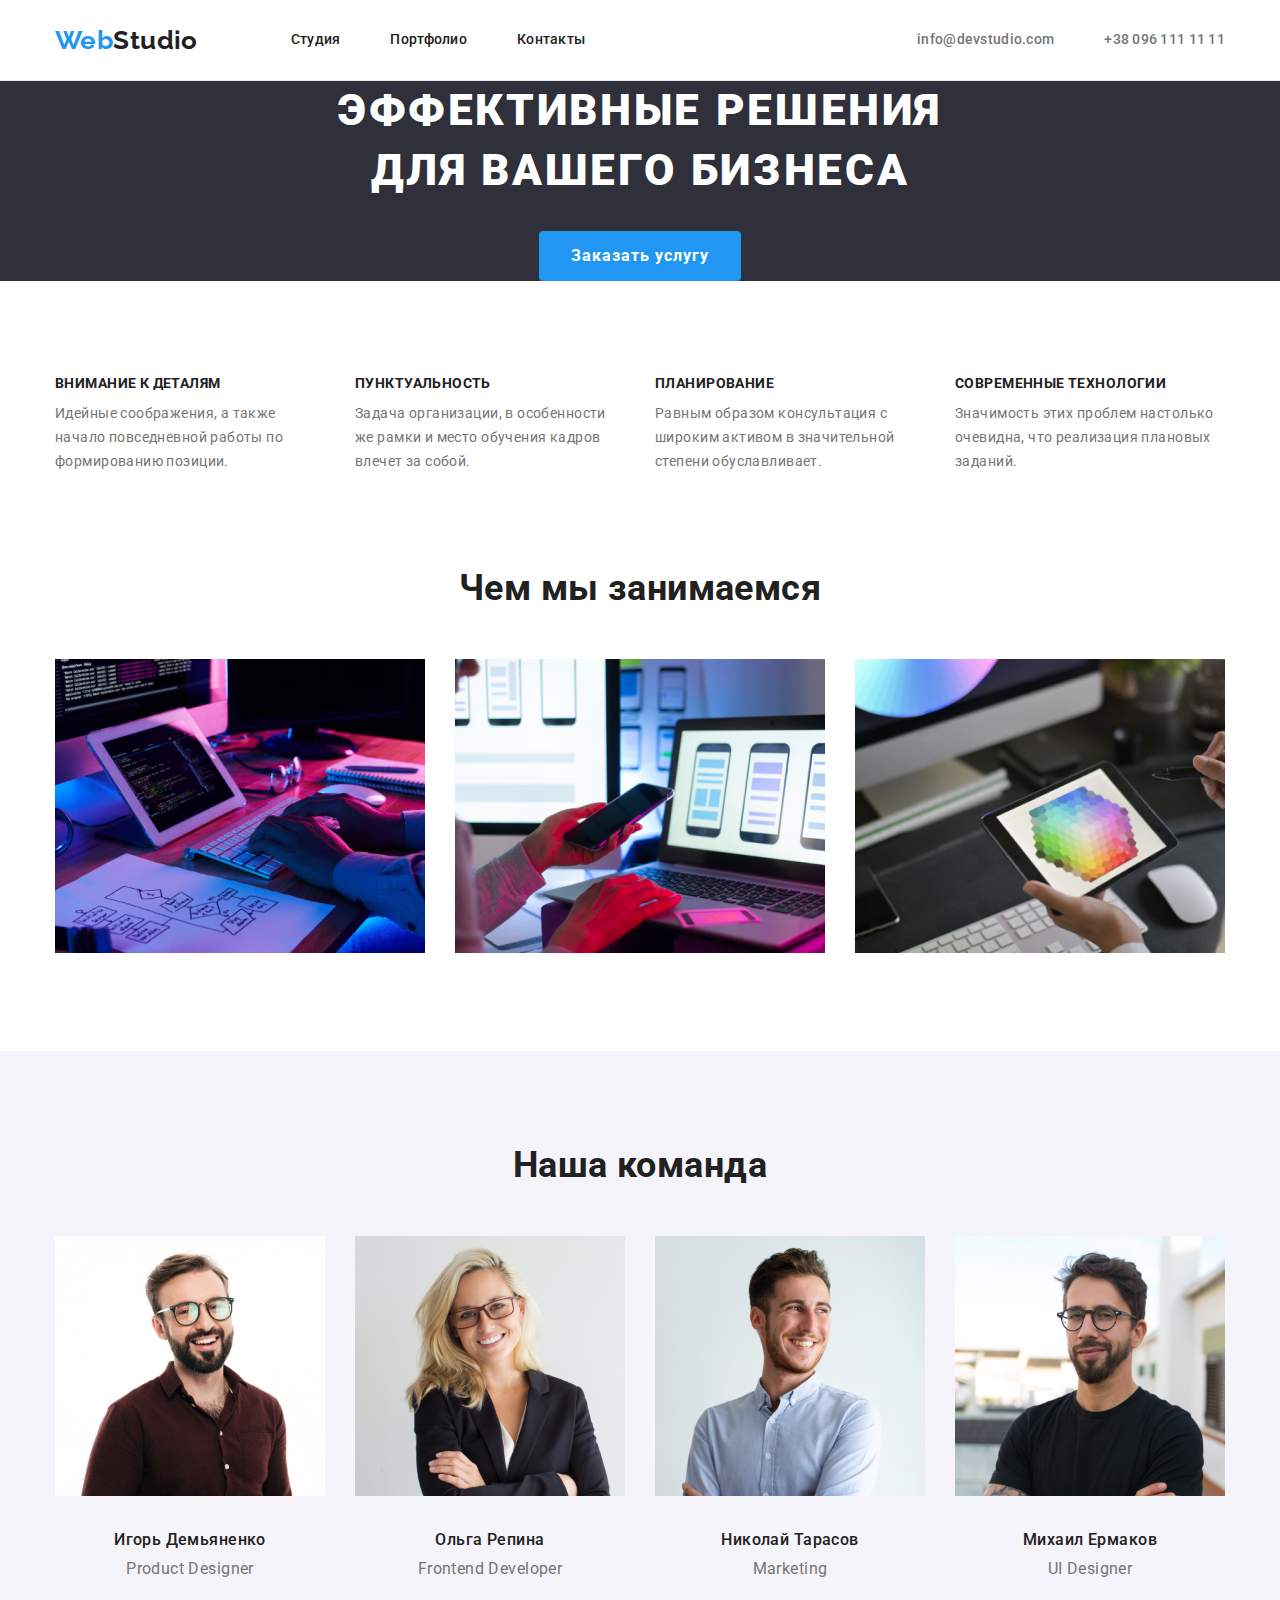
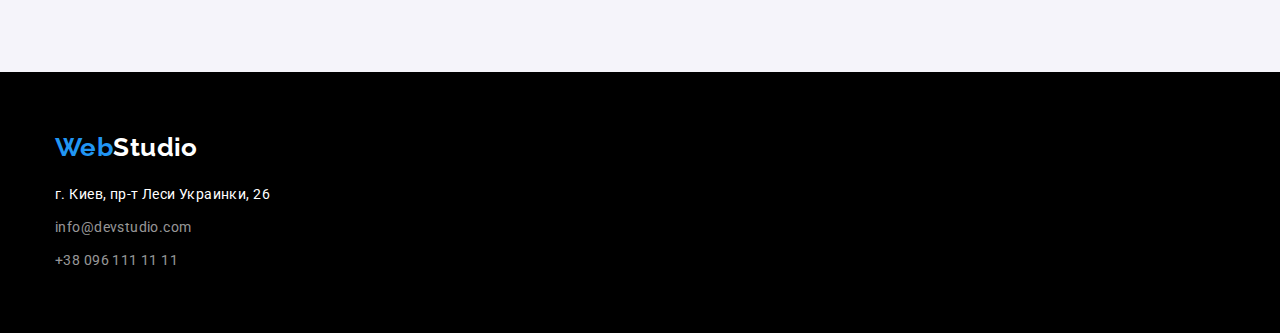
<file: index.html>
<!DOCTYPE html>
<html lang="ru">
<head>
    <meta charset="UTF-8">
    <meta name="viewport" content="width=device-width, initial-scale=1.0">
    <title>Документ</title>
    <link rel="stylesheet" href="https://cdnjs.cloudflare.com/ajax/libs/modern-normalize/1.0.0/modern-normalize.min.css">
    <link rel="preconnect" href="https://fonts.gstatic.com">
    <link href="https://fonts.googleapis.com/css2?family=Raleway:wght@700&family=Roboto:wght@400;500;700;900&display=swap"
        rel="stylesheet">
    <link rel="stylesheet" href="./css/styles.css">
</head>
<body>
    <header class="header">
        <div class="conteiner header-conteiner">
        <nav class="nav">
            <a href="./index.html" class="logo"><span class="logo-web">Web</span>Studio</a>
            <ul class="nav-list list">
                <li class="item"><a href="./index.html" class="link">Студия</a></li>
                <li class="item"><a href="./portfolio.html" class="link">Портфолио</a></li>
                <li class="item"><a href="" class="link">Контакты</a></li>
            </ul>
        </nav>
        
        <ul class="adress-list list">
            <li class="item"><a href="info@devstudio.com" class="mail-tele">info@devstudio.com</a></li>
            <li class="item"><a href="tel:+380961111111" class="mail-tele">+38 096 111 11 11</a></li>
        </ul>
        </div>
    </header>
    <main>
        <section class="hero">
            <h1>Эффективные решения для вашего бизнеса</h1>
            <button type="button" class="hero-button">Заказать услугу</button>
        </section>
       
        <section class="dignity">
            <div class="conteiner">
            <h2 class="visually-hidden">Достоинства</h2>
            <ul class="list dignity-list">
                <li class="item">
                    <h3>Внимание к деталям</h3>
                    <p class="dignity-par">Идейные соображения, а также начало повседневной работы по формированию позиции.</p>
                </li>
                <li class="item">
                    <h3>Пунктуальность</h3>
                    <p class="dignity-par">Задача организации, в особенности же рамки и место обучения кадров влечет за собой.</p>
                </li>
                <li class="item">
                    <h3>Планирование</h3>
                    <p class="dignity-par">Равным образом консультация с широким активом в значительной степени обуславливает.</p>
                </li>
                <li class="item">
                    <h3>Современные технологии</h3>
                    <p class="dignity-par">Значимость этих проблем настолько очевидна, что реализация плановых заданий.</p>
                </li>
            </ul>
            </div>
        </section>

        <section class="occupation">
            <div class="conteiner">
            <h2>Чем мы занимаемся</h2>
            <ul class="list occupation-list">
                <li class="item">
                    <a href=""><img src="./images/doing-1.jpg" alt="печатаем на клавиатуре" width="370"></a>
                </li>
                <li class="item">
                    <a href=""><img src="./images/doing-2.jpg" alt="держим телефон перед ноутбуком" width="370"></a>
                </li>
                <li class="item">
                    <a href=""><img src="./images/doing-3.jpg" alt="выбираем цвет на планшете" width="370"></a>
                </li>
            </ul>
            </div>
        </section>

        <section class="team">
            <div class="conteiner">
            <h2>Наша команда</h2>
            <ul class="list team-list">
                <li class="item">
                    <a href=""><img src="./images/desiner.jpg" alt="дезайнер нашей команды" width="270"></a>
                    <h3>Игорь Демьяненко</h3>
                    <p lang="en" class="team-par">Product Designer</p>
                </li>
                <li class="item">
                    <a href=""><img src="./images/developer.jpg" alt="разработчик нашей команды"  width="270"></a>
                    <h3>Ольга Репина</h3>
                    <p lang="en" class="team-par">Frontend Developer</p>
                </li>
                <li class="item">
                    <a href=""><img src="./images/marketing.jpg" alt="маркетолог нашей команды"  width="270"></a>
                    <h3>Николай Тарасов</h3>
                    <p lang="en" class="team-par">Marketing</p>
                </li>
                <li class="item">
                    <a href=""><img src="./images/ui-desiner.jpg" alt="дезайнер интерфейса нашей команды"  width="270"></a>
                    <h3>Михаил Ермаков</h3>
                    <p lang="en" class="team-par">UI Designer</p>
                </li>
            </ul>
            </div>
        </section>
    </main>

        <footer class="footer">
            <div class="conteiner">
            <a href="./index.html" class="logo"><span class="logo-web">Web</span>Studio</a>
            <address class="address">
                <span class="street item">г. Киев, пр-т Леси Украинки, 26</span>
                <a href="info@devstudio.com" class="footer-link item">info@devstudio.com</a>
                <a href="tel:+380961111111" class="footer-link item">+38 096 111 11 11</a>
            </address>
            </div>
        </footer>
        
</body>
</html>
</file>
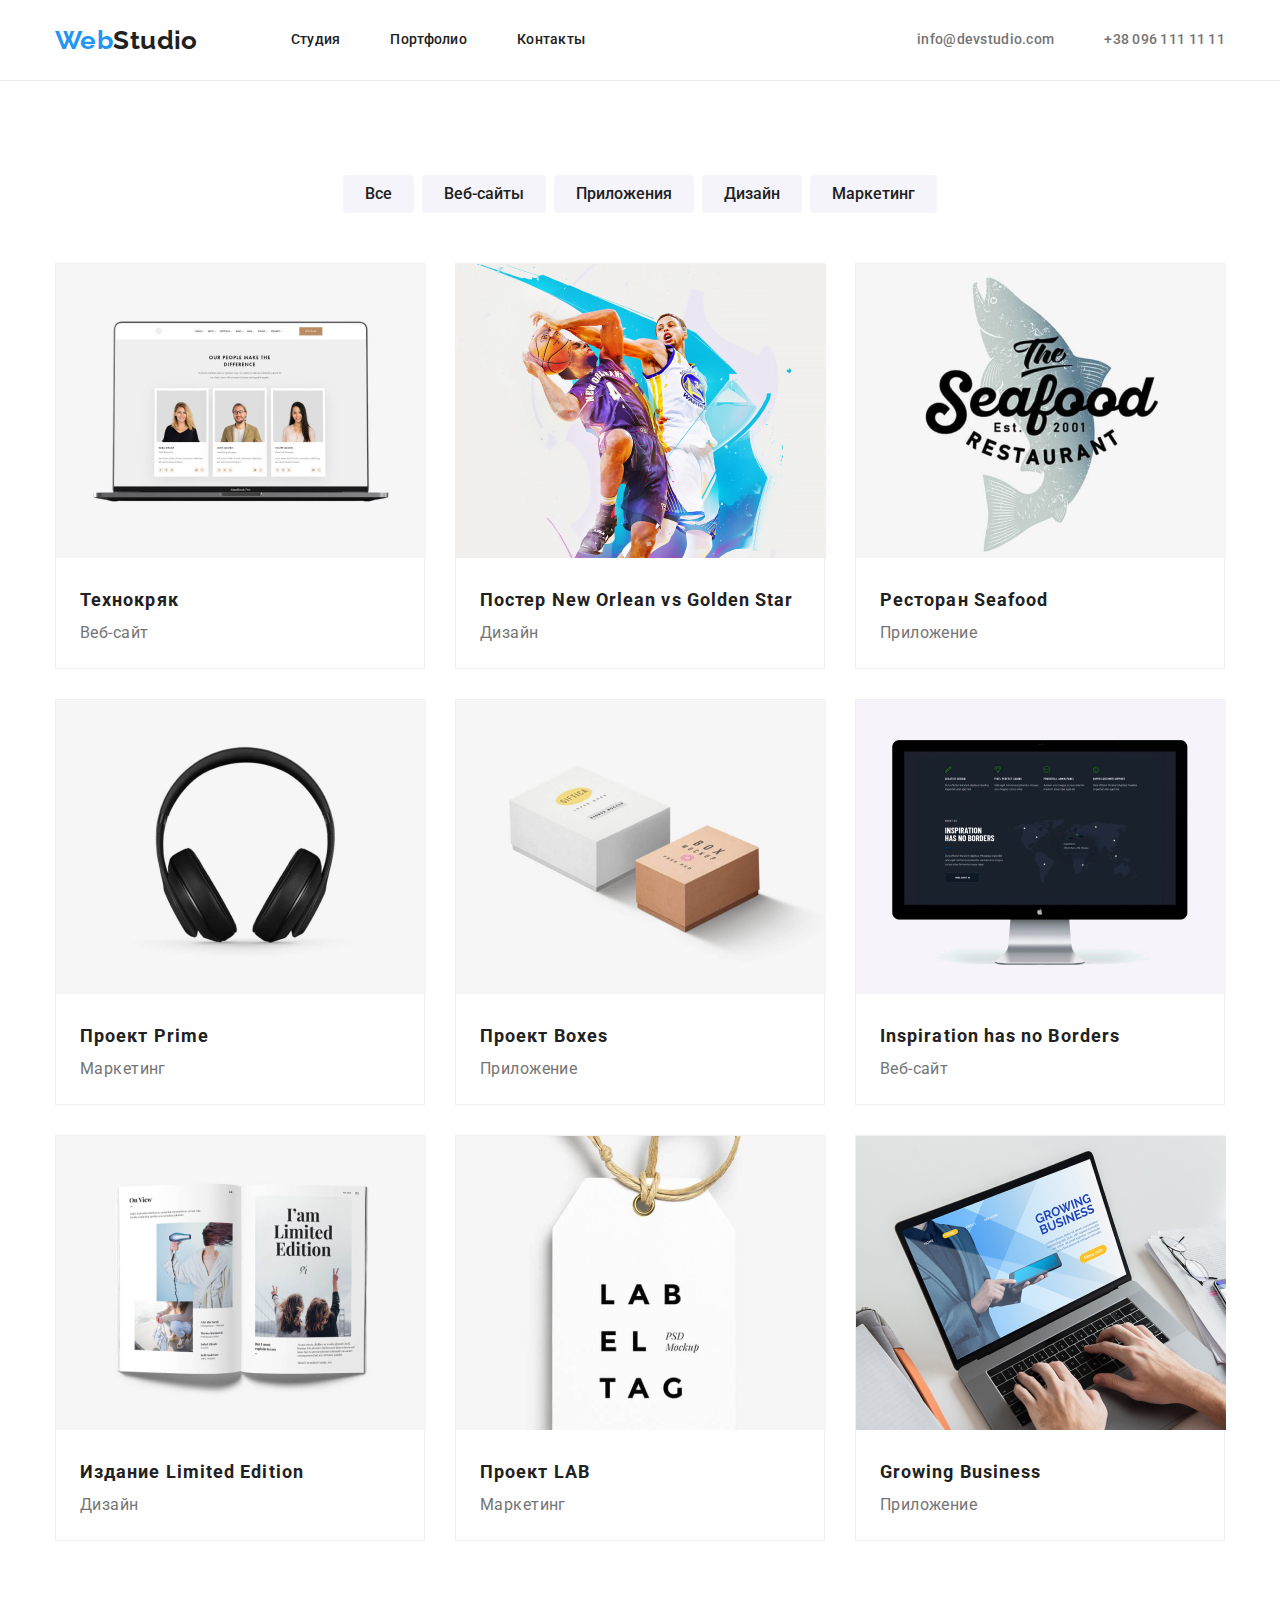
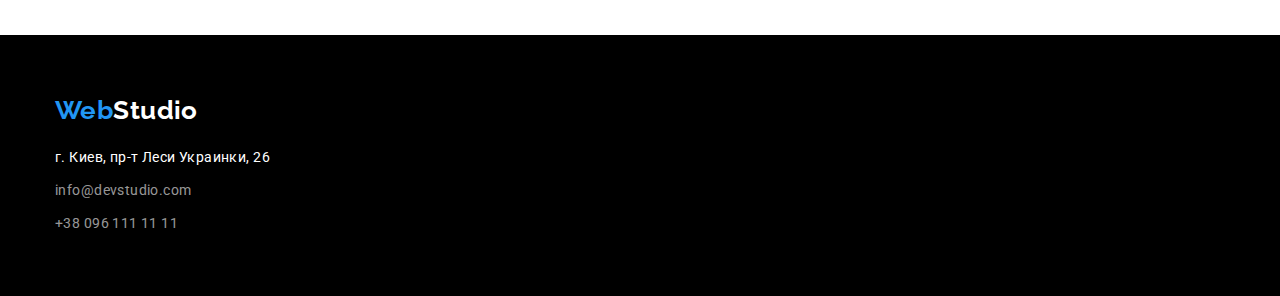
<file: portfolio.html>
<!DOCTYPE html>
<html lang="ru">
<head>
    <meta charset="UTF-8">
    <meta name="viewport" content="width=device-width, initial-scale=1.0">
    <title>Документ</title>
    <link rel="stylesheet"
        href="https://cdnjs.cloudflare.com/ajax/libs/modern-normalize/1.0.0/modern-normalize.min.css">
    <link rel="preconnect" href="https://fonts.gstatic.com">
    <link
        href="https://fonts.googleapis.com/css2?family=Raleway:wght@700&family=Roboto:wght@400;500;700;900&display=swap"
        rel="stylesheet">
    <link rel="stylesheet" href="./css/styles.css">
</head>

<body>
    <header class="header">
        <div class="conteiner header-conteiner">
            <nav class="nav">
                <a href="./index.html" class="logo"><span class="logo-web">Web</span>Studio</a>
                <ul class="nav-list list">
                    <li class="item"><a href="./index.html" class="link">Студия</a></li>
                    <li class="item"><a href="./portfolio.html" class="link">Портфолио</a></li>
                    <li class="item"><a href="" class="link">Контакты</a></li>
                </ul>
            </nav>

            <ul class="adress-list list">
                <li class="item"><a href="info@devstudio.com" class="mail-tele">info@devstudio.com</a></li>
                <li class="item"><a href="tel:+380961111111" class="mail-tele">+38 096 111 11 11</a></li>
            </ul>
        </div>
    </header>
<main>
    
    <h1 class="visually-hidden">Портфолио</h1>
    <section class="portfolio">
        <div class="conteiner">
    <ul class="list button-list">
        <li class="item">
            <button type="button" class="portfolio-button">Все</button>
        </li>
        <li class="item">
            <button type="button" class="portfolio-button">Веб-сайты</button>
        </li>
        <li class="item">
            <button type="button" class="portfolio-button">Приложения</button>
        </li>
        <li class="item">
            <button type="button" class="portfolio-button">Дизайн</button>
        </li>
        <li class="item">
            <button type="button" class="portfolio-button">Маркетинг</button>
        </li>    
    </ul>

    <ul class="portfolio-link list">
        <li class="item">
            <a href=""><img src="./images/technocrack.jpg" alt="">
                <div class="portfolio-item">
                    <h2>Технокряк</h2>
                    <p>Веб-сайт</p>
                </div>    
                
            </a>
        </li>
        <li class="item">
            <a href=""><img src="./images/poster-orlean.jpg" alt="">
                <div class="portfolio-item">
                    <h2>Постер New Orlean vs Golden Star</h2>
                    <p>Дизайн</p>
                </div>
            </a>
        </li>
        <li class="item">
            <a href=""><img src="./images/seafood.jpg" alt="">
                <div class="portfolio-item">
                    <h2>Ресторан Seafood</h2>
                    <p>Приложение</p>
                </div>
            </a>
        </li>
        <li class="item">
            <a href=""><img src="./images/phones.jpg" alt="">
                <div class="portfolio-item">
                    <h2>Проект Prime</h2>
                    <p>Маркетинг</p>
                </div>
            </a>
        </li>
        <li class="item">
            <a href=""><img src="./images/boxes.jpg" alt="">
                <div class="portfolio-item">
                    <h2>Проект Boxes</h2>
                    <p>Приложение</p>
                </div>
            </a>
        </li>
        <li class="item">
            <a href=""><img src="./images/monitor.jpg" alt="">
                <div class="portfolio-item">
                    <h2>Inspiration has no Borders</h2>
                    <p>Веб-сайт</p>
                </div>
            </a>
        </li>
        <li class="item">
            <a href=""><img src="./images/book.jpg" alt="">
                <div class="portfolio-item">
                    <h2>Издание Limited Edition</h2>
                    <p>Дизайн</p>
                </div>
            </a>
        </li>
        <li class="item">
            <a href=""><img src="./images/lab.jpg" alt="">
                <div class="portfolio-item">
                    <h2>Проект LAB</h2>
                    <p>Маркетинг</p>
                </div>
            </a>
        </li>
        <li class="item">
            <a href=""><img src="./images/notebook.jpg" alt="">
                <div class="portfolio-item">
                    <h2>Growing Business</h2>
                    <p>Приложение</p>
                </div>
            </a>
        </li>
    </ul>
    </div>
    </section>
</main>

    <footer class="footer">
        <div class="conteiner">
            <a href="./index.html" class="logo"><span class="logo-web">Web</span>Studio</a>
            <address class="address">
                <span class="street item">г. Киев, пр-т Леси Украинки, 26</span>
                <a href="info@devstudio.com" class="footer-link item">info@devstudio.com</a>
                <a href="tel:+380961111111" class="footer-link item">+38 096 111 11 11</a>
            </address>
        </div>
    </footer>

</body>
</file>
<file: css/styles.css>
/* цвет лого 000000 */
/* цвет лого 2196F3 */
/* цвет активной ссылки 2196F3 */
/* цвет ссылки в навигиции 212121 */
/* цвет номера телефона в footer 757575 */
/* цвет героя FFFFFF */
/* цвет эл. адреса и телефона в footer 255, 255, 255, 0.6*/
/* цвет героя FFFFFF */

/*
font logo Raleway 700
font text Roboto 400, 500, 700, 900, 
*/

:root {
  --primary-text-color: #212121;
  --accent-color: #2196f3;
  --primary-paragraph-color: #757575;
  --primary-white-color: #ffffff;
}

body {
  background-color: #ffffff;
  color: var(--primary-text-color);

  font-family: Roboto, sans-serif;
  font-size: 14px;
  line-height: 1.14;
  letter-spacing: 0.03em;
}

.conteiner {
  width: 1200px;
  padding-left: 15px;
  padding-right: 15px;
  margin-left: auto;
  margin-right: auto;
}

.visually-hidden {
  position: absolute;
  clip: rect(0 0 0 0);
  width: 1px;
  height: 1px;
  margin: -1;
}

/* Header */

.header {
  border-bottom: 1px solid #ececec;
}

.header-conteiner {
  display: flex;
  align-items: center;
}

.logo-web {
  color: var(--accent-color);
}

.logo {
  margin-right: 93px;

  color: var(--primary-text-color);
  text-decoration: none;

  font-family: Raleway;
  font-weight: 700;
  font-size: 26px;
  line-height: 1.19;
}

.nav {
  display: flex;
  align-items: center;
}

.nav-list {
  display: flex;
}

.nav-list .item:not(:last-child) {
  margin-right: 50px;
}

.nav .link {
  display: block;
  padding-top: 32px;
  padding-bottom: 32px;

  color: var(--primary-text-color);
  text-decoration: none;

  font-weight: 500;
  letter-spacing: 0.02em;
}

.nav .link:hover,
.nav .link:focus {
  color: var(--accent-color);
}

.nav .link.current {
  color: var(--accent-color);
}

.list {
  list-style: none;
  margin-top: 0;
  margin-bottom: 0;
  padding-left: 0;
}

.adress-list {
  display: flex;
  margin-left: auto;
}

.adress-list .item + .item {
  margin-left: 50px;
}

.mail-tele {
  color: var(--primary-paragraph-color);
  text-decoration: none;

  font-weight: 500;
  letter-spacing: 0.02em;
}

.mail-tele:hover,
.mail-tele:focus {
  color: var(--accent-color);
}

/* Hero */

.hero {
  background-color: #2f303a;
  text-align: center;
}

.hero h1 {
  width: 696px;
  margin-left: auto;
  margin-right: auto;
  margin-top: 0;
  margin-bottom: 30px;

  color: var(--primary-white-color);

  font-weight: 900;
  font-size: 44px;
  line-height: 1.36;
  letter-spacing: 0.06em;
  text-transform: uppercase;
}

.hero-button {
  display: inline-block;
  border: 0px;
  border-radius: 4px;
  padding: 10px 32px;
  min-width: 200px;

  color: var(--primary-white-color);
  background-color: var(--accent-color);

  font-weight: 700;
  font-size: 16px;
  line-height: 1.88;
  text-align: center;
  letter-spacing: 0.06em;
}

/* Dignity */

.dignity {
  padding-top: 95px;
  padding-bottom: 95px;
}

.dignity-list {
  display: flex;
}

.dignity-list .item {
  width: 270px;
}

.dignity-list .item:not(:last-child) {
  margin-right: 30px;
}

.dignity-par,
.team-par {
  color: #757575;

  line-height: 1.71;

  margin-top: 0;
  margin-bottom: 0;
}

.dignity h3 {
  margin-top: 0;
  margin-bottom: 10px;

  font-weight: 700;
  font-size: 14px;
  text-transform: uppercase;
}

/* Occupation */

.occupation {
  padding-bottom: 94px;
}

.occupation h2,
.team h2 {
  margin-top: 0;
  margin-bottom: 50px;

  font-weight: 700;
  font-size: 36px;
  line-height: 1.17x;
  text-align: center;
}

.occupation-list {
  display: flex;
}

.occupation-list .item:not(:last-child) {
  margin-right: 30px;
}

/* Team */

.team {
  padding-top: 94px;
  padding-bottom: 94px;

  background-color: #f5f4fa;
}

.team h2 {
  margin: 0 0 50px 0;
}

.team h3 {
  margin-top: 30px;
  margin-bottom: 10px;

  font-weight: 500;
  font-size: 16px;
  line-height: 1.19;
  text-align: center;
}

.team-list {
  display: flex;
}

.team-list .item {
  border-radius: 0 0 4px 4px;
}

.team-list .item:not(:last-child) {
  margin-right: 30px;
}

.team-par {
  font-size: 16px;
  line-height: 1.19;
  text-align: center;
}

/* footer */

.footer {
  padding-top: 60px;
  padding-bottom: 60px;

  background-color: #000000;
}

footer .logo {
  display: block;
  margin: 0 0 20px 0;

  color: var(--primary-white-color);
}

.address {
  font-style: normal;
  line-height: 1.71;
}

.address .item {
  display: block;
}

.address .item:not(:last-child) {
  margin-bottom: 9px;
}

.footer-link {
  padding: 0;

  color: rgba(255, 255, 255, 0.6);
  text-decoration: none;

  font-size: 14px;
}

.footer-link:hover,
.footer-link:focus {
  color: var(--accent-color);
}

.street {
  color: var(--primary-white-color);
}

/* PORTFOLIO */

.portfolio {
  padding-top: 94px;
  padding-bottom: 94px;
}

.portfolio-button {
  padding: 6px 22px;
  border: 0;
  border-radius: 4px;

  color: var(--primary-text-color);
  background-color: #f5f4fa;

  font-weight: 500;
  font-size: 16px;
  line-height: 1.63;
  text-align: center;
}

.portfolio-button:hover,
.portfolio-button:focus {
  color: var(--primary-white-color);
  background-color: var(--accent-color);
}

.button-list {
  display: flex;
  padding-bottom: 50px;
  justify-content: center;
}

.button-list .item:not(:last-child) {
  margin-right: 8px;
}

.portfolio-link {
  display: flex;
  flex-wrap: wrap;
}

.portfolio-link .item {
  width: calc((100% - 60px) / 3);
  border: 1px solid rgba(238, 238, 238, 1);
}

.portfolio-link .item:not(:nth-child(3n)) {
  margin-right: 30px;
}

.portfolio-link .item:not(:nth-last-child(-n + 3)) {
  margin-bottom: 30px;
}

.portfolio-link a {
  margin: 0;
  text-decoration: none;
}

.portfolio-link h2 {
  margin: 0;

  color: var(--primary-text-color);

  font-weight: 700;
  font-size: 18px;
  line-height: 2;
  letter-spacing: 0.06em;
}

.portfolio-link p {
  margin: 0;
}

.portfolio-item {
  padding: 20px 24px;

  color: var(--primary-paragraph-color);

  font-size: 16px;
  line-height: 1.88;
}
</file>
